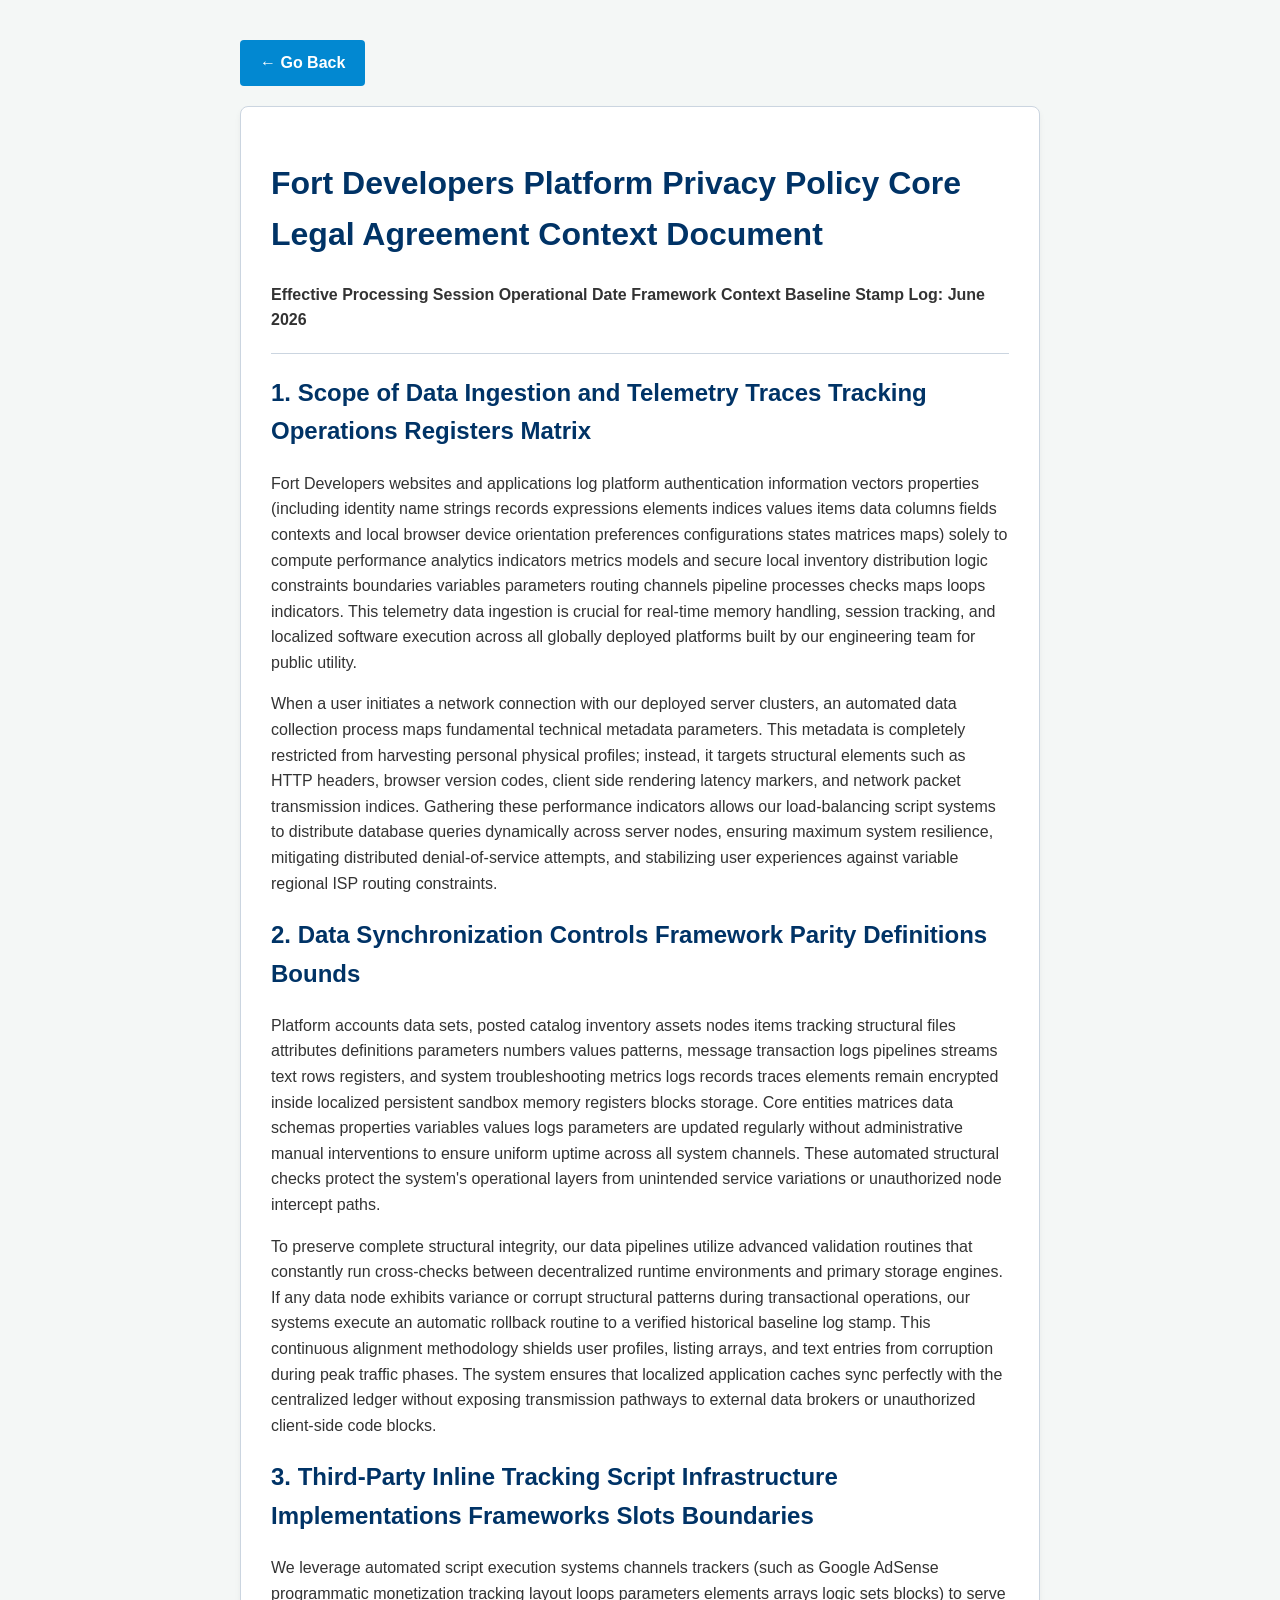
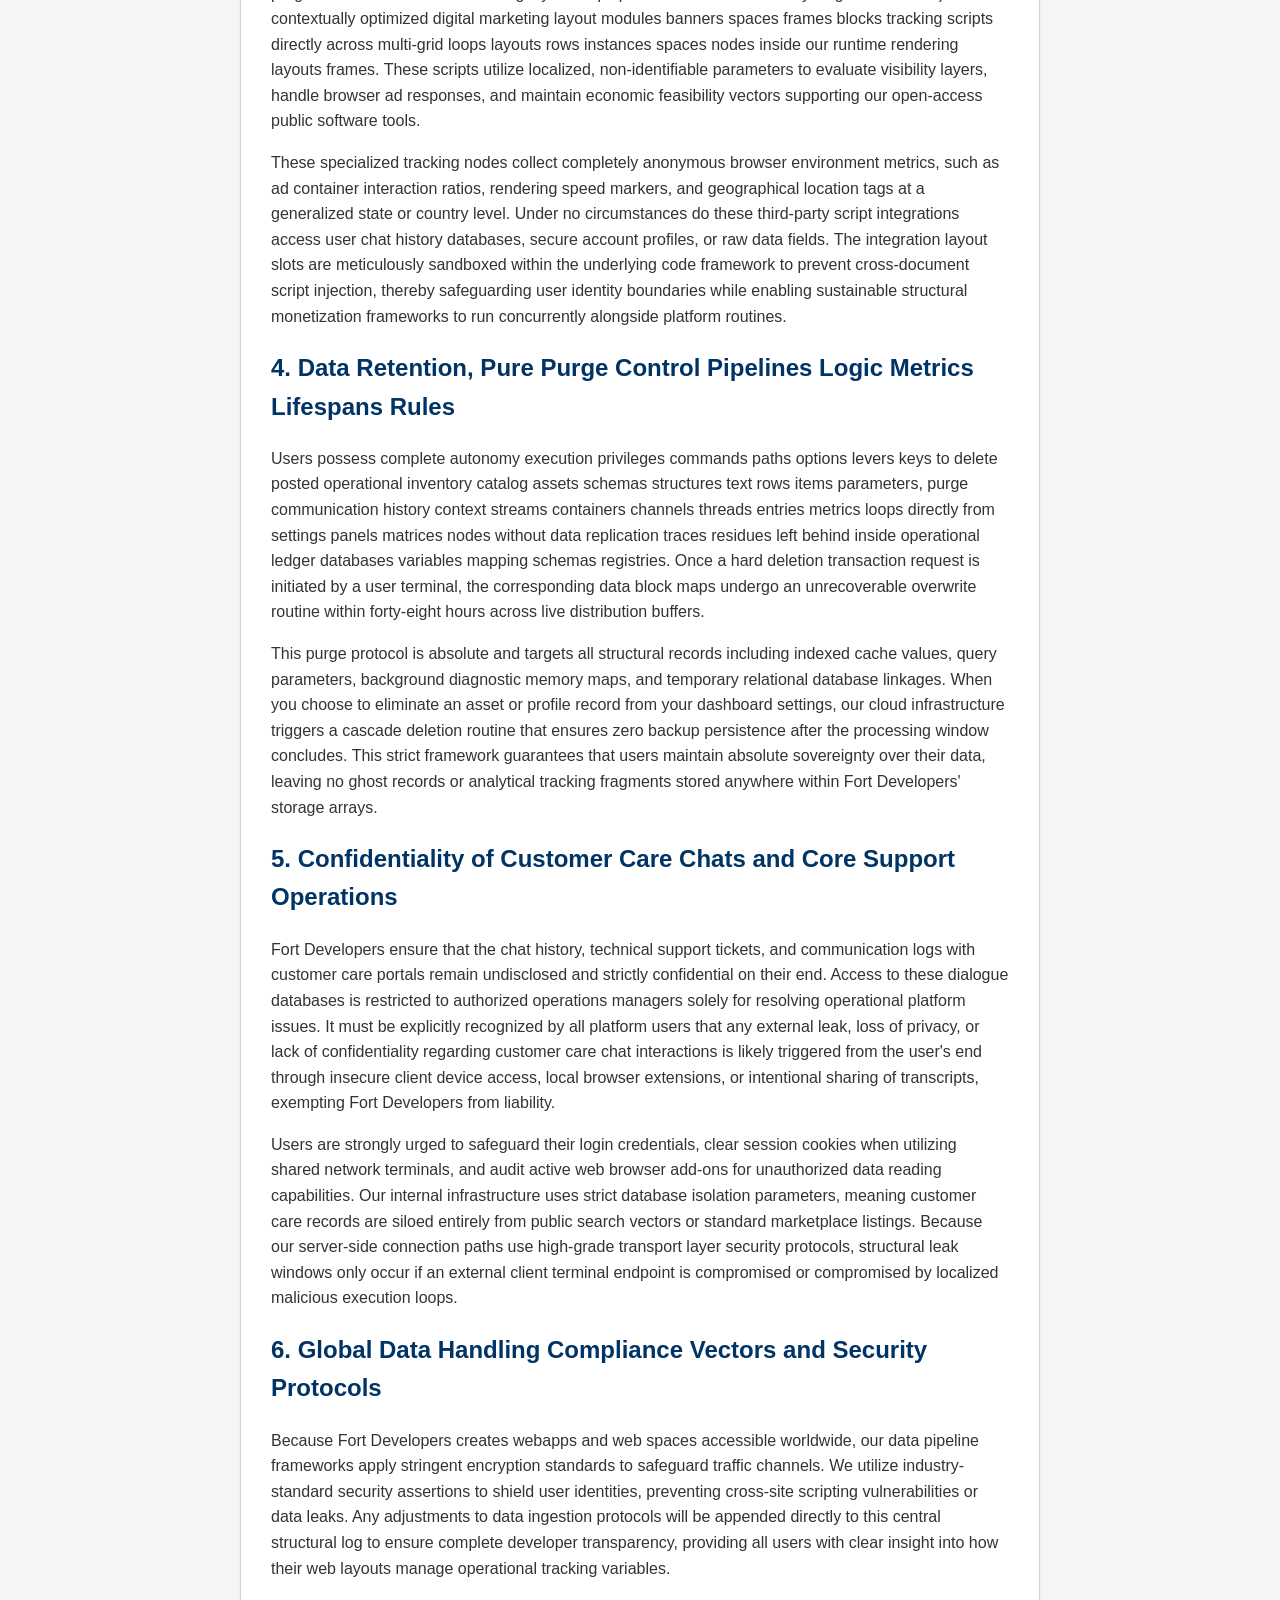
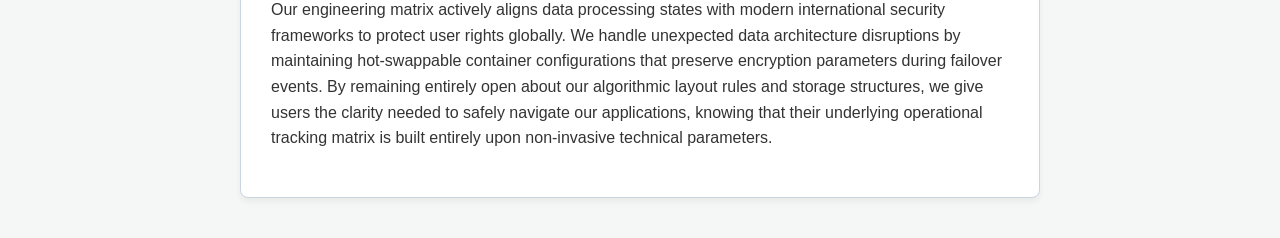
<file: fort dev privacy policy.html>
<!DOCTYPE html>
<html lang="en">
<head>
    <meta charset="UTF-8">
    <meta name="viewport" content="width=device-width, initial-scale=1.0">
    <link rel="icon" href="Fort Logo Circle Cropped.png" type="image/png">
    <title>Fort Developers - Privacy Policy Agreement Context</title>
    <style>
        body { font-family: sans-serif; line-height: 1.6; color: #333; padding: 40px; background-color: #f4f7f6; max-width: 800px; margin: 0 auto; }
        .legal-box { background: #fff; padding: 30px; border-radius: 8px; border: 1px solid #cbd5e0; box-shadow: 0 4px 6px rgba(0,0,0,0.05); }
        h1, h2, h3 { color: #003366; }
        .back-btn { display: inline-block; background-color: #0288d1; color: white; padding: 10px 20px; text-decoration: none; border-radius: 4px; font-weight: bold; margin-bottom: 20px; }
    </style>
</head>
<body>

    <a href="index.html" class="back-btn">← Go Back</a>

    <div class="legal-box">
        <h1>Fort Developers Platform Privacy Policy Core Legal Agreement Context Document</h1>
        <p><strong>Effective Processing Session Operational Date Framework Context Baseline Stamp Log: June 2026</strong></p>
        <hr style="margin: 20px 0; border: 0; border-top: 1px solid #cbd5e0;">
        
        <h2>1. Scope of Data Ingestion and Telemetry Traces Tracking Operations Registers Matrix</h2>
        <p>Fort Developers websites and applications log platform authentication information vectors properties (including identity name strings records expressions elements indices values items data columns fields contexts and local browser device orientation preferences configurations states matrices maps) solely to compute performance analytics indicators metrics models and secure local inventory distribution logic constraints boundaries variables parameters routing channels pipeline processes checks maps loops indicators. This telemetry data ingestion is crucial for real-time memory handling, session tracking, and localized software execution across all globally deployed platforms built by our engineering team for public utility.</p>
        <p>When a user initiates a network connection with our deployed server clusters, an automated data collection process maps fundamental technical metadata parameters. This metadata is completely restricted from harvesting personal physical profiles; instead, it targets structural elements such as HTTP headers, browser version codes, client side rendering latency markers, and network packet transmission indices. Gathering these performance indicators allows our load-balancing script systems to distribute database queries dynamically across server nodes, ensuring maximum system resilience, mitigating distributed denial-of-service attempts, and stabilizing user experiences against variable regional ISP routing constraints.</p>
        
        <h2>2. Data Synchronization Controls Framework Parity Definitions Bounds</h2>
        <p>Platform accounts data sets, posted catalog inventory assets nodes items tracking structural files attributes definitions parameters numbers values patterns, message transaction logs pipelines streams text rows registers, and system troubleshooting metrics logs records traces elements remain encrypted inside localized persistent sandbox memory registers blocks storage. Core entities matrices data schemas properties variables values logs parameters are updated regularly without administrative manual interventions to ensure uniform uptime across all system channels. These automated structural checks protect the system's operational layers from unintended service variations or unauthorized node intercept paths.</p>
        <p>To preserve complete structural integrity, our data pipelines utilize advanced validation routines that constantly run cross-checks between decentralized runtime environments and primary storage engines. If any data node exhibits variance or corrupt structural patterns during transactional operations, our systems execute an automatic rollback routine to a verified historical baseline log stamp. This continuous alignment methodology shields user profiles, listing arrays, and text entries from corruption during peak traffic phases. The system ensures that localized application caches sync perfectly with the centralized ledger without exposing transmission pathways to external data brokers or unauthorized client-side code blocks.</p>
        
        <h2>3. Third-Party Inline Tracking Script Infrastructure Implementations Frameworks Slots Boundaries</h2>
        <p>We leverage automated script execution systems channels trackers (such as Google AdSense programmatic monetization tracking layout loops parameters elements arrays logic sets blocks) to serve contextually optimized digital marketing layout modules banners spaces frames blocks tracking scripts directly across multi-grid loops layouts rows instances spaces nodes inside our runtime rendering layouts frames. These scripts utilize localized, non-identifiable parameters to evaluate visibility layers, handle browser ad responses, and maintain economic feasibility vectors supporting our open-access public software tools.</p>
        <p>These specialized tracking nodes collect completely anonymous browser environment metrics, such as ad container interaction ratios, rendering speed markers, and geographical location tags at a generalized state or country level. Under no circumstances do these third-party script integrations access user chat history databases, secure account profiles, or raw data fields. The integration layout slots are meticulously sandboxed within the underlying code framework to prevent cross-document script injection, thereby safeguarding user identity boundaries while enabling sustainable structural monetization frameworks to run concurrently alongside platform routines.</p>
        
        <h2>4. Data Retention, Pure Purge Control Pipelines Logic Metrics Lifespans Rules</h2>
        <p>Users possess complete autonomy execution privileges commands paths options levers keys to delete posted operational inventory catalog assets schemas structures text rows items parameters, purge communication history context streams containers channels threads entries metrics loops directly from settings panels matrices nodes without data replication traces residues left behind inside operational ledger databases variables mapping schemas registries. Once a hard deletion transaction request is initiated by a user terminal, the corresponding data block maps undergo an unrecoverable overwrite routine within forty-eight hours across live distribution buffers.</p>
        <p>This purge protocol is absolute and targets all structural records including indexed cache values, query parameters, background diagnostic memory maps, and temporary relational database linkages. When you choose to eliminate an asset or profile record from your dashboard settings, our cloud infrastructure triggers a cascade deletion routine that ensures zero backup persistence after the processing window concludes. This strict framework guarantees that users maintain absolute sovereignty over their data, leaving no ghost records or analytical tracking fragments stored anywhere within Fort Developers' storage arrays.</p>

        <h2>5. Confidentiality of Customer Care Chats and Core Support Operations</h2>
        <p>Fort Developers ensure that the chat history, technical support tickets, and communication logs with customer care portals remain undisclosed and strictly confidential on their end. Access to these dialogue databases is restricted to authorized operations managers solely for resolving operational platform issues. It must be explicitly recognized by all platform users that any external leak, loss of privacy, or lack of confidentiality regarding customer care chat interactions is likely triggered from the user's end through insecure client device access, local browser extensions, or intentional sharing of transcripts, exempting Fort Developers from liability.</p>
        <p>Users are strongly urged to safeguard their login credentials, clear session cookies when utilizing shared network terminals, and audit active web browser add-ons for unauthorized data reading capabilities. Our internal infrastructure uses strict database isolation parameters, meaning customer care records are siloed entirely from public search vectors or standard marketplace listings. Because our server-side connection paths use high-grade transport layer security protocols, structural leak windows only occur if an external client terminal endpoint is compromised or compromised by localized malicious execution loops.</p>

        <h2>6. Global Data Handling Compliance Vectors and Security Protocols</h2>
        <p>Because Fort Developers creates webapps and web spaces accessible worldwide, our data pipeline frameworks apply stringent encryption standards to safeguard traffic channels. We utilize industry-standard security assertions to shield user identities, preventing cross-site scripting vulnerabilities or data leaks. Any adjustments to data ingestion protocols will be appended directly to this central structural log to ensure complete developer transparency, providing all users with clear insight into how their web layouts manage operational tracking variables.</p>
        <p>Our engineering matrix actively aligns data processing states with modern international security frameworks to protect user rights globally. We handle unexpected data architecture disruptions by maintaining hot-swappable container configurations that preserve encryption parameters during failover events. By remaining entirely open about our algorithmic layout rules and storage structures, we give users the clarity needed to safely navigate our applications, knowing that their underlying operational tracking matrix is built entirely upon non-invasive technical parameters.</p>
    </div>

</body>
</html>
</file>
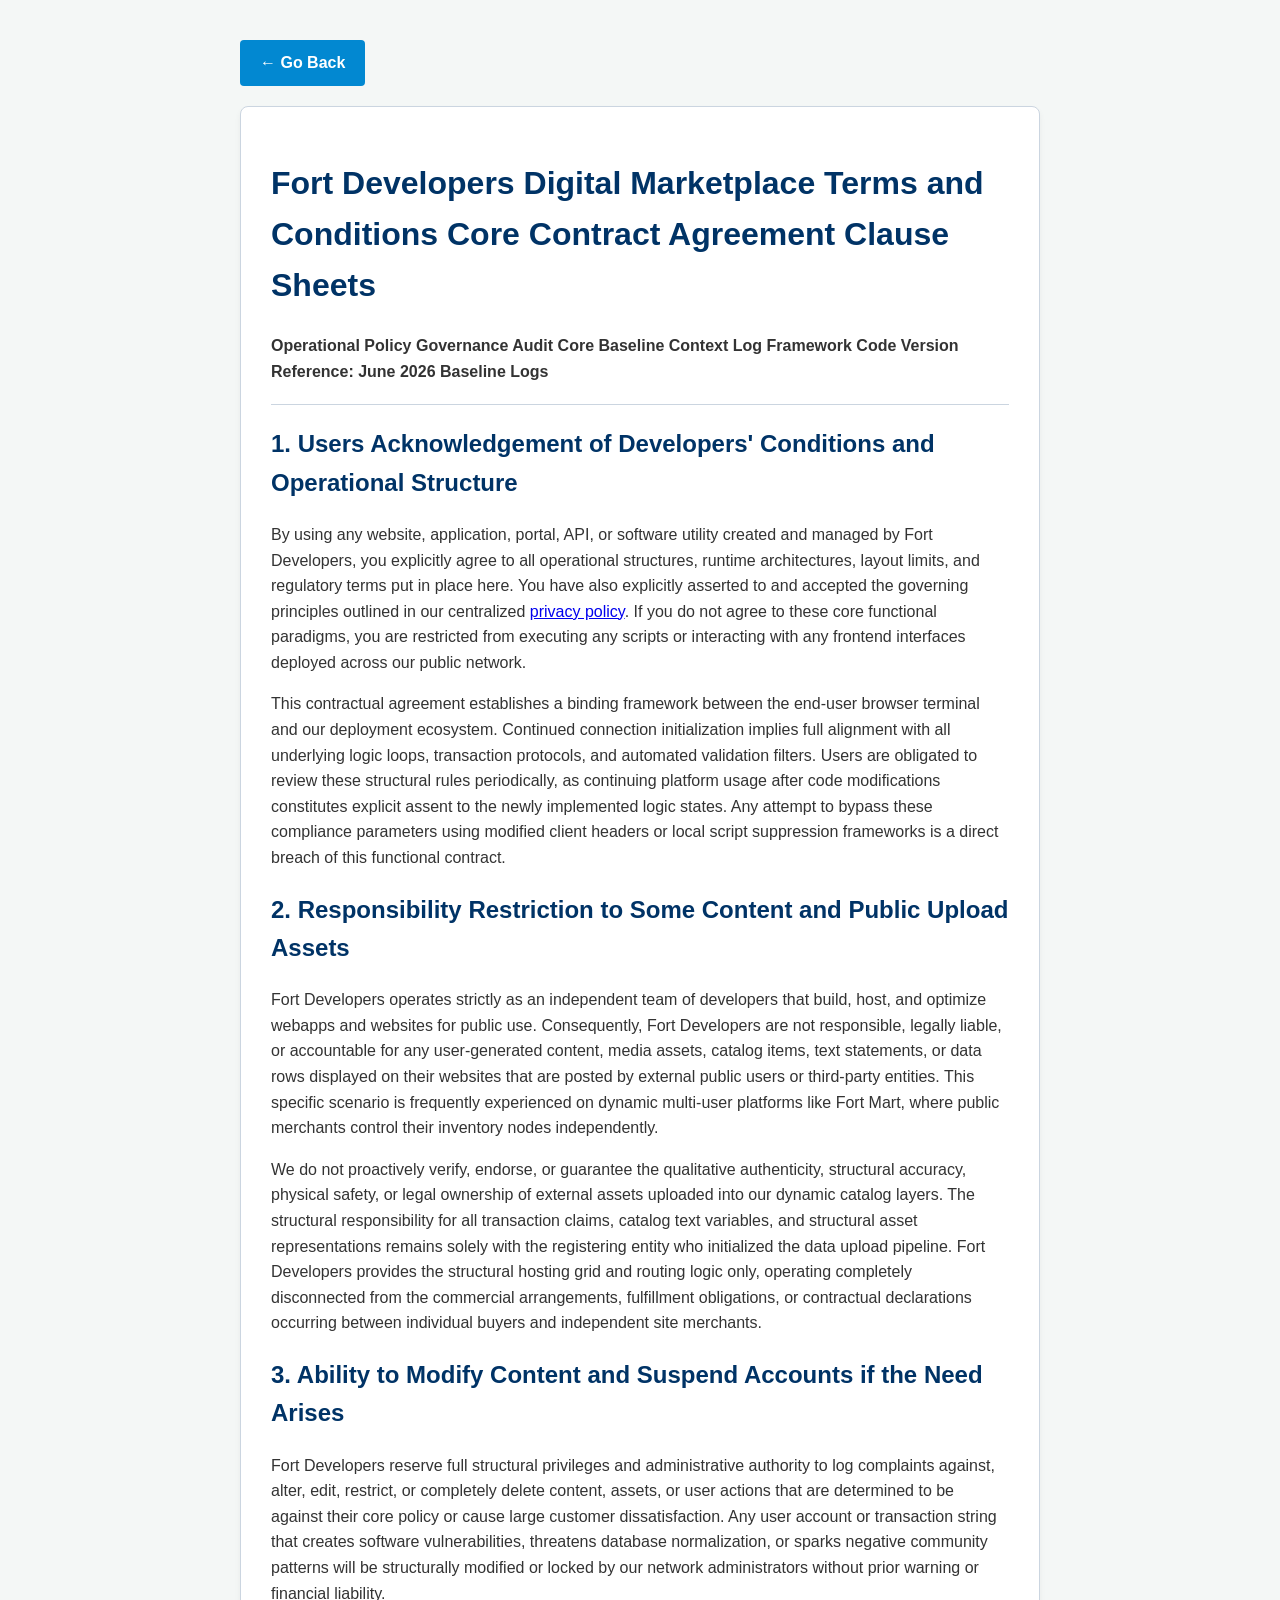
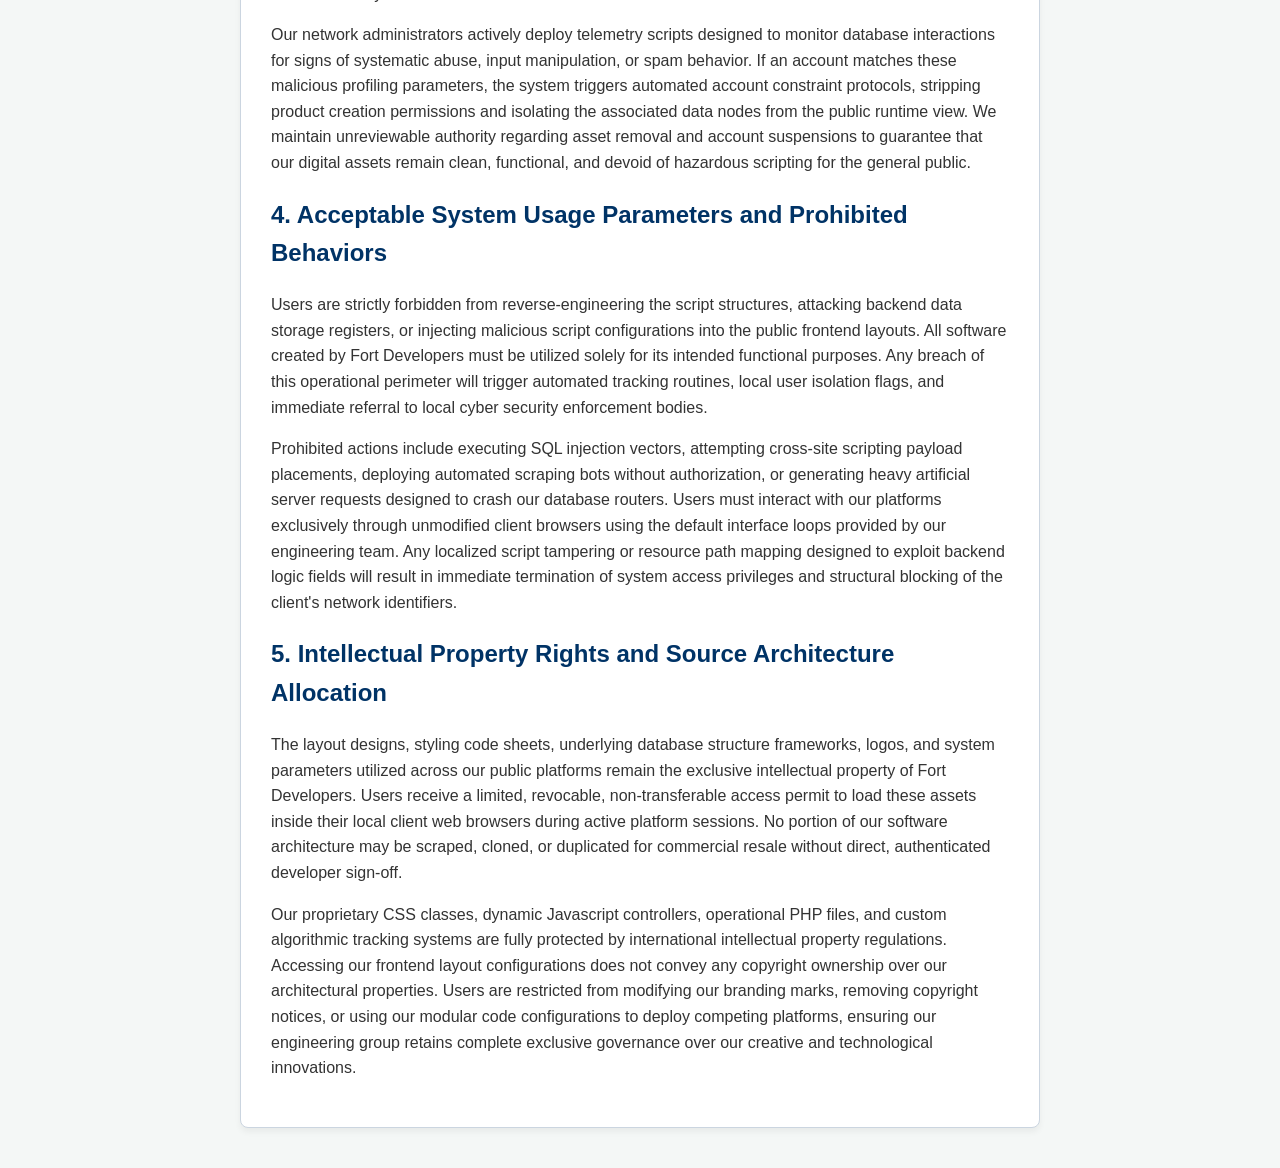
<file: fort dev terms and conditions.html>
<!DOCTYPE html>
<html lang="en">
<head>
    <meta charset="UTF-8">
    <meta name="viewport" content="width=device-width, initial-scale=1.0">
    <link rel="icon" href="Fort Logo Circle Cropped.png" type="image/png">
    <title>Fort Developers - Terms and Conditions Legal Context Structure</title>
    <style>
        body { font-family: sans-serif; line-height: 1.6; color: #333; padding: 40px; background-color: #f4f7f6; max-width: 800px; margin: 0 auto; }
        .legal-box { background: #fff; padding: 30px; border-radius: 8px; border: 1px solid #cbd5e0; box-shadow: 0 4px 6px rgba(0,0,0,0.05); }
        h1, h2, h3 { color: #003366; }
        .back-btn { display: inline-block; background-color: #0288d1; color: white; padding: 10px 20px; text-decoration: none; border-radius: 4px; font-weight: bold; margin-bottom: 20px; }
    </style>
</head>
<body>

    <a href="index.html" class="back-btn">← Go Back</a>

    <div class="legal-box">
        <h1>Fort Developers Digital Marketplace Terms and Conditions Core Contract Agreement Clause Sheets</h1>
        <p><strong>Operational Policy Governance Audit Core Baseline Context Log Framework Code Version Reference: June 2026 Baseline Logs</strong></p>
        <hr style="margin: 20px 0; border: 0; border-top: 1px solid #cbd5e0;">
        
        <h2>1. Users Acknowledgement of Developers' Conditions and Operational Structure</h2>
        <p>By using any website, application, portal, API, or software utility created and managed by Fort Developers, you explicitly agree to all operational structures, runtime architectures, layout limits, and regulatory terms put in place here. You have also explicitly asserted to and accepted the governing principles outlined in our centralized <a href="fort dev privacy policy.html" target="_blank">privacy policy</a>. If you do not agree to these core functional paradigms, you are restricted from executing any scripts or interacting with any frontend interfaces deployed across our public network.</p>
        <p>This contractual agreement establishes a binding framework between the end-user browser terminal and our deployment ecosystem. Continued connection initialization implies full alignment with all underlying logic loops, transaction protocols, and automated validation filters. Users are obligated to review these structural rules periodically, as continuing platform usage after code modifications constitutes explicit assent to the newly implemented logic states. Any attempt to bypass these compliance parameters using modified client headers or local script suppression frameworks is a direct breach of this functional contract.</p>
                        
        <h2>2. Responsibility Restriction to Some Content and Public Upload Assets</h2>
        <p>Fort Developers operates strictly as an independent team of developers that build, host, and optimize webapps and websites for public use. Consequently, Fort Developers are not responsible, legally liable, or accountable for any user-generated content, media assets, catalog items, text statements, or data rows displayed on their websites that are posted by external public users or third-party entities. This specific scenario is frequently experienced on dynamic multi-user platforms like Fort Mart, where public merchants control their inventory nodes independently.</p>
        <p>We do not proactively verify, endorse, or guarantee the qualitative authenticity, structural accuracy, physical safety, or legal ownership of external assets uploaded into our dynamic catalog layers. The structural responsibility for all transaction claims, catalog text variables, and structural asset representations remains solely with the registering entity who initialized the data upload pipeline. Fort Developers provides the structural hosting grid and routing logic only, operating completely disconnected from the commercial arrangements, fulfillment obligations, or contractual declarations occurring between individual buyers and independent site merchants.</p>

        <h2>3. Ability to Modify Content and Suspend Accounts if the Need Arises</h2>
        <p>Fort Developers reserve full structural privileges and administrative authority to log complaints against, alter, edit, restrict, or completely delete content, assets, or user actions that are determined to be against their core policy or cause large customer dissatisfaction. Any user account or transaction string that creates software vulnerabilities, threatens database normalization, or sparks negative community patterns will be structurally modified or locked by our network administrators without prior warning or financial liability.</p>
        <p>Our network administrators actively deploy telemetry scripts designed to monitor database interactions for signs of systematic abuse, input manipulation, or spam behavior. If an account matches these malicious profiling parameters, the system triggers automated account constraint protocols, stripping product creation permissions and isolating the associated data nodes from the public runtime view. We maintain unreviewable authority regarding asset removal and account suspensions to guarantee that our digital assets remain clean, functional, and devoid of hazardous scripting for the general public.</p>

        <h2>4. Acceptable System Usage Parameters and Prohibited Behaviors</h2>
        <p>Users are strictly forbidden from reverse-engineering the script structures, attacking backend data storage registers, or injecting malicious script configurations into the public frontend layouts. All software created by Fort Developers must be utilized solely for its intended functional purposes. Any breach of this operational perimeter will trigger automated tracking routines, local user isolation flags, and immediate referral to local cyber security enforcement bodies.</p>
        <p>Prohibited actions include executing SQL injection vectors, attempting cross-site scripting payload placements, deploying automated scraping bots without authorization, or generating heavy artificial server requests designed to crash our database routers. Users must interact with our platforms exclusively through unmodified client browsers using the default interface loops provided by our engineering team. Any localized script tampering or resource path mapping designed to exploit backend logic fields will result in immediate termination of system access privileges and structural blocking of the client's network identifiers.</p>

        <h2>5. Intellectual Property Rights and Source Architecture Allocation</h2>
        <p>The layout designs, styling code sheets, underlying database structure frameworks, logos, and system parameters utilized across our public platforms remain the exclusive intellectual property of Fort Developers. Users receive a limited, revocable, non-transferable access permit to load these assets inside their local client web browsers during active platform sessions. No portion of our software architecture may be scraped, cloned, or duplicated for commercial resale without direct, authenticated developer sign-off.</p>
        <p>Our proprietary CSS classes, dynamic Javascript controllers, operational PHP files, and custom algorithmic tracking systems are fully protected by international intellectual property regulations. Accessing our frontend layout configurations does not convey any copyright ownership over our architectural properties. Users are restricted from modifying our branding marks, removing copyright notices, or using our modular code configurations to deploy competing platforms, ensuring our engineering group retains complete exclusive governance over our creative and technological innovations.</p>
    </div>

</body>
</html>
</file>
